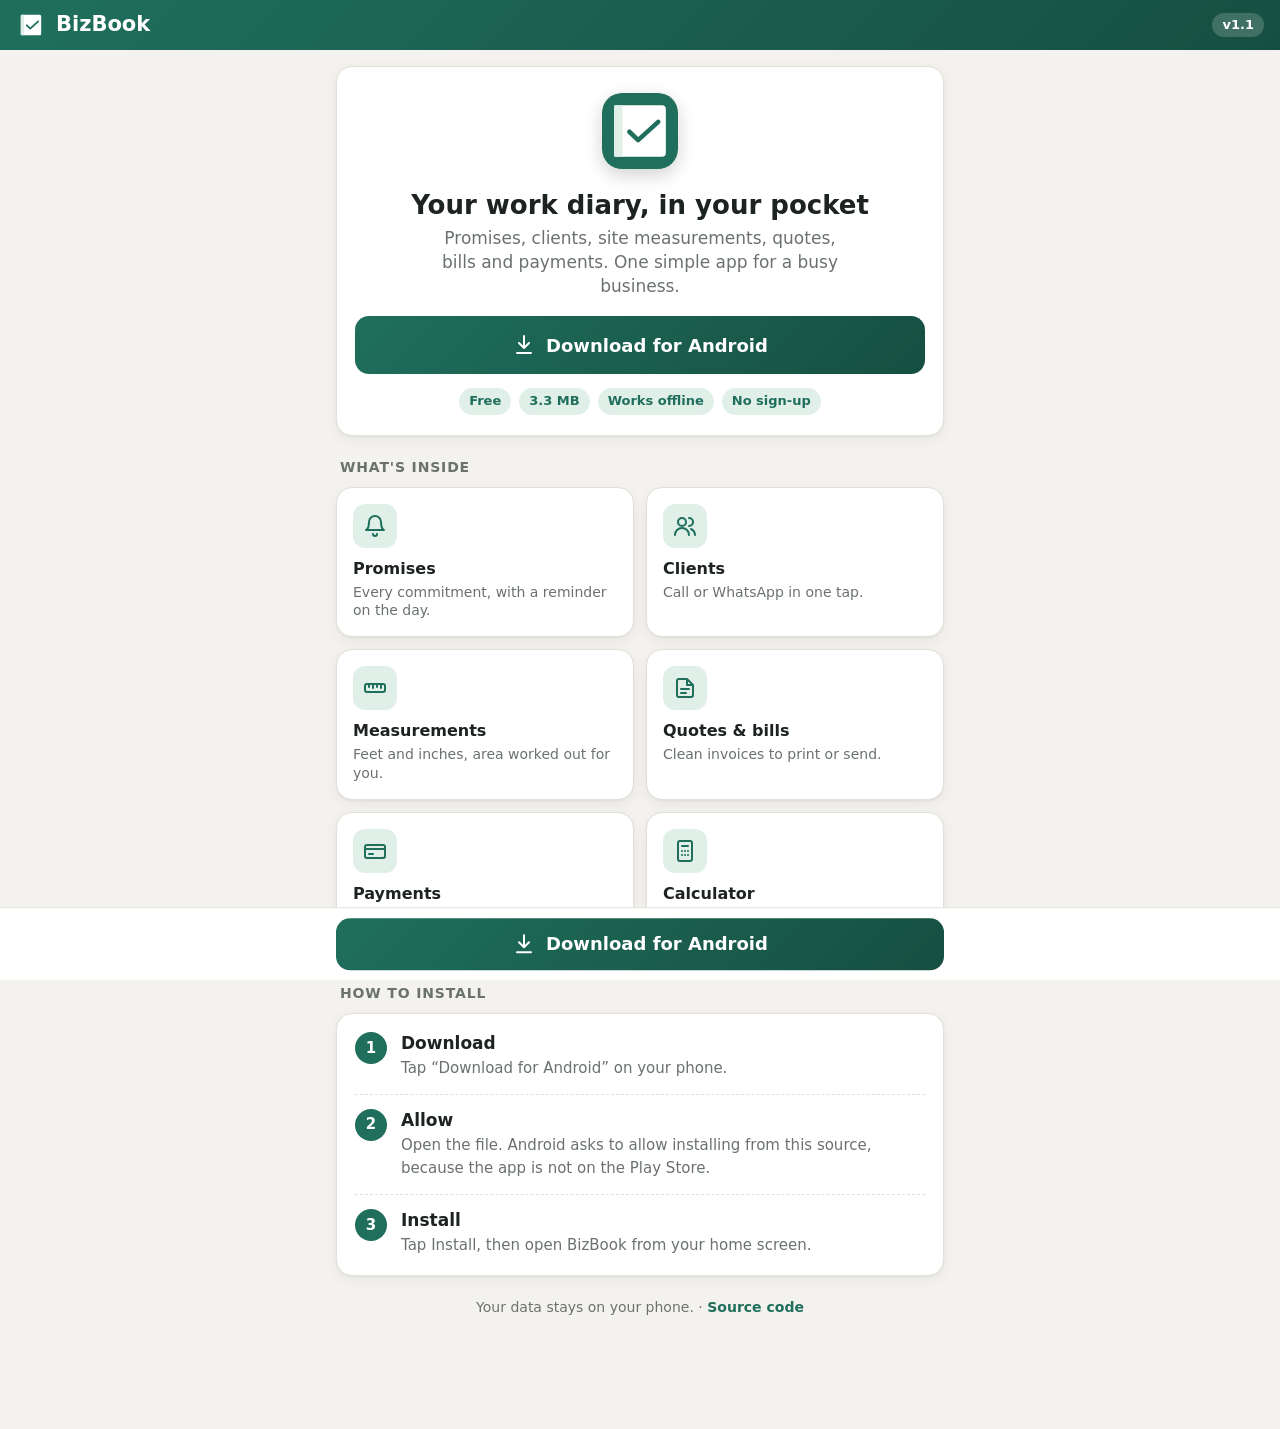
<file: index.html>
<!doctype html>
<html lang="en">
<head>
  <meta charset="utf-8">
  <meta name="viewport" content="width=device-width, initial-scale=1, viewport-fit=cover">
  <title>BizBook — Download for Android</title>
  <meta name="description" content="BizBook for Android: promises with reminders, clients, site measurements, quotes, bills and payments in one simple app. Free, works offline.">
  <meta name="theme-color" content="#1f6f5c">
  <link rel="icon" href="app/icons/icon.svg" type="image/svg+xml">
  <style>
    :root {
      --bg: #f4f2ee; --card: #ffffff; --ink: #1d2320; --muted: #6b726e; --line: #e3e0d9;
      --brand: #1f6f5c; --brand-2: #164f41; --brand-ink: #ffffff; --brand-soft: #e1efe9;
      --radius: 16px; --shadow: 0 1px 2px rgba(0,0,0,.05), 0 4px 14px rgba(0,0,0,.05);
      --spot: 31,111,92; --ease: cubic-bezier(.22,1,.36,1); color-scheme: light;
    }
    @media (prefers-color-scheme: dark) {
      :root {
        --bg: #121514; --card: #1c201e; --ink: #eef1ef; --muted: #9aa39e; --line: #2c322f;
        --brand: #3fae8f; --brand-2: #0e2e26; --brand-ink: #08130f; --brand-soft: #1b322b;
        --shadow: none; --spot: 63,174,143; color-scheme: dark;
      }
    }
    * { box-sizing: border-box; -webkit-tap-highlight-color: transparent; }
    html, body { margin: 0; }
    body { background: var(--bg); color: var(--ink); font: 17px/1.4 system-ui, -apple-system, "Segoe UI", Roboto, sans-serif; padding-bottom: calc(96px + env(safe-area-inset-bottom)); }
    @media (prefers-reduced-motion: reduce) { *, *::before, *::after { animation-duration: .001ms !important; transition-duration: .001ms !important; } }
    svg { width: 24px; height: 24px; fill: none; stroke: currentColor; stroke-width: 2; stroke-linecap: round; stroke-linejoin: round; flex: none; }
    a { color: inherit; }

    .topbar { position: sticky; top: 0; z-index: 10; display: flex; align-items: center; gap: 10px;
      padding: calc(10px + env(safe-area-inset-top)) 16px 10px; background: linear-gradient(135deg, var(--brand), var(--brand-2)); color: var(--brand-ink); }
    .topbar img { width: 30px; height: 30px; border-radius: 8px; }
    .topbar h1 { flex: 1; margin: 0; font-size: 21px; font-weight: 700; }
    .topbar span { font-size: 13px; font-weight: 600; padding: 3px 10px; border-radius: 99px; background: rgba(255,255,255,.18); }

    main { max-width: 640px; margin: 0 auto; padding: 16px; }
    main > * { animation: rise .5s var(--ease) both; animation-delay: calc(var(--i, 0) * 60ms); }
    @keyframes rise { from { opacity: 0; transform: translateY(14px); } to { opacity: 1; transform: none; } }

    .card { position: relative; overflow: hidden; background: var(--card); border: 1px solid var(--line); border-radius: var(--radius); padding: 18px; margin-bottom: 14px; box-shadow: var(--shadow); }
    .card::after { content: ""; position: absolute; inset: 0; pointer-events: none; opacity: 0; transition: opacity .25s;
      background: radial-gradient(260px circle at var(--mx, 50%) var(--my, 50%), rgba(var(--spot), .10), transparent 70%); }
    .card:hover::after { opacity: 1; }

    .hero { text-align: center; padding: 26px 18px 20px; }
    .hero img { width: 76px; height: 76px; border-radius: 20px; box-shadow: 0 6px 18px rgba(0,0,0,.18); }
    .hero h2 { margin: 14px 0 6px; font-size: 26px; line-height: 1.2; }
    .hero p { margin: 0 auto 18px; max-width: 420px; color: var(--muted); }
    .btn { position: relative; z-index: 1; display: flex; align-items: center; justify-content: center; gap: 10px; width: 100%; min-height: 58px; padding: 0 18px;
      border: 0; border-radius: 14px; background: linear-gradient(135deg, var(--brand), var(--brand-2)); color: var(--brand-ink);
      font-size: 18px; font-weight: 700; text-decoration: none; cursor: pointer; transition: transform .15s var(--ease); }
    .btn:active { transform: scale(.97); }
    .meta { display: flex; flex-wrap: wrap; justify-content: center; gap: 8px; margin-top: 14px; }
    .badge { font-size: 13px; font-weight: 600; padding: 4px 10px; border-radius: 99px; background: var(--brand-soft); color: var(--brand); }

    h3 { margin: 22px 4px 10px; font-size: 14px; font-weight: 700; letter-spacing: .06em; text-transform: uppercase; color: var(--muted); }
    .grid { display: grid; grid-template-columns: 1fr 1fr; gap: 12px; margin-bottom: 14px; }
    .grid .card { margin: 0; padding: 16px; }
    .ico { display: grid; place-items: center; width: 44px; height: 44px; border-radius: 12px; background: var(--brand-soft); color: var(--brand); margin-bottom: 10px; }
    .grid b { display: block; font-size: 16px; }
    .grid small { display: block; margin-top: 2px; color: var(--muted); font-size: 14px; line-height: 1.35; }

    .steps { padding: 4px 18px; }
    .step { display: flex; gap: 14px; align-items: flex-start; padding: 14px 0; }
    .step + .step { border-top: 1px dashed var(--line); }
    .step i { flex: none; display: grid; place-items: center; width: 32px; height: 32px; border-radius: 50%; background: var(--brand); color: var(--brand-ink); font-style: normal; font-weight: 800; font-size: 15px; }
    .step b { display: block; }
    .step span { color: var(--muted); font-size: 15px; }

    footer { text-align: center; color: var(--muted); font-size: 14px; padding: 8px 16px 0; }
    footer a { color: var(--brand); font-weight: 600; text-decoration: none; }

    .dock { position: fixed; left: 0; right: 0; bottom: 0; z-index: 10; background: var(--card); border-top: 1px solid var(--line);
      padding: 10px 16px calc(10px + env(safe-area-inset-bottom)); transform: translateY(110%); transition: transform .3s var(--ease); }
    .dock.show { transform: none; }
    .dock .btn { max-width: 608px; margin: 0 auto; min-height: 52px; }
  </style>
</head>
<body>
  <header class="topbar">
    <img src="app/icons/icon.svg" alt="">
    <h1>BizBook</h1>
    <span>v1.1</span>
  </header>

  <main>
    <section class="card hero" style="--i:0">
      <img src="app/icons/icon.svg" alt="BizBook icon">
      <h2>Your work diary, in your pocket</h2>
      <p>Promises, clients, site measurements, quotes, bills and payments. One simple app for a busy business.</p>
      <a class="btn" id="dl" href="https://github.com/Ibsuhaib/bizbook-apk/releases/download/v1.1.0/BizBook.apk">
        <svg viewBox="0 0 24 24"><path d="M12 3v12M7 10l5 5 5-5M5 20h14"/></svg>
        Download for Android
      </a>
      <div class="meta"><span class="badge">Free</span><span class="badge">3.3 MB</span><span class="badge">Works offline</span><span class="badge">No sign-up</span></div>
    </section>

    <h3 style="--i:1">What's inside</h3>
    <div class="grid" style="--i:2">
      <div class="card"><div class="ico"><svg viewBox="0 0 24 24"><path d="M6 8a6 6 0 0 1 12 0c0 7 3 8 3 8H3s3-1 3-8M10 20a2 2 0 0 0 4 0"/></svg></div><b>Promises</b><small>Every commitment, with a reminder on the day.</small></div>
      <div class="card"><div class="ico"><svg viewBox="0 0 24 24"><circle cx="9" cy="8" r="4"/><path d="M2 21a7 7 0 0 1 14 0M16 4a4 4 0 0 1 0 8M22 21a7 7 0 0 0-4-6"/></svg></div><b>Clients</b><small>Call or WhatsApp in one tap.</small></div>
      <div class="card"><div class="ico"><svg viewBox="0 0 24 24"><rect x="2" y="8" width="20" height="8" rx="2"/><path d="M6 8v3M10 8v4M14 8v3M18 8v4"/></svg></div><b>Measurements</b><small>Feet and inches, area worked out for you.</small></div>
      <div class="card"><div class="ico"><svg viewBox="0 0 24 24"><path d="M14 3H6a2 2 0 0 0-2 2v14a2 2 0 0 0 2 2h12a2 2 0 0 0 2-2V9zM14 3v6h6M8 13h8M8 17h5"/></svg></div><b>Quotes &amp; bills</b><small>Clean invoices to print or send.</small></div>
      <div class="card"><div class="ico"><svg viewBox="0 0 24 24"><rect x="2" y="6" width="20" height="13" rx="2"/><path d="M2 10h20M6 15h4"/></svg></div><b>Payments</b><small>Advance, part payments and balance due.</small></div>
      <div class="card"><div class="ico"><svg viewBox="0 0 24 24"><rect x="5" y="2" width="14" height="20" rx="2"/><path d="M9 7h6M9 12h.01M12 12h.01M15 12h.01M9 16h.01M12 16h.01M15 16h.01"/></svg></div><b>Calculator</b><small>Always one tap away, with area and circle.</small></div>
    </div>

    <h3 style="--i:3">How to install</h3>
    <section class="card steps" style="--i:4">
      <div class="step"><i>1</i><div><b>Download</b><span>Tap “Download for Android” on your phone.</span></div></div>
      <div class="step"><i>2</i><div><b>Allow</b><span>Open the file. Android asks to allow installing from this source, because the app is not on the Play Store.</span></div></div>
      <div class="step"><i>3</i><div><b>Install</b><span>Tap Install, then open BizBook from your home screen.</span></div></div>
    </section>

    <footer style="--i:5">Your data stays on your phone. · <a href="https://github.com/Ibsuhaib/bizbook-apk">Source code</a></footer>
  </main>

  <div class="dock" id="dock">
    <a class="btn" href="https://github.com/Ibsuhaib/bizbook-apk/releases/download/v1.1.0/BizBook.apk">
      <svg viewBox="0 0 24 24"><path d="M12 3v12M7 10l5 5 5-5M5 20h14"/></svg>
      Download for Android
    </a>
  </div>

  <script>
    // Spotlight follows the pointer over cards, as in the app.
    document.addEventListener('pointermove', (e) => {
      const c = e.target.closest && e.target.closest('.card');
      if (!c) return;
      const r = c.getBoundingClientRect();
      c.style.setProperty('--mx', (e.clientX - r.left) + 'px');
      c.style.setProperty('--my', (e.clientY - r.top) + 'px');
    });
    // Bottom download bar appears once the main button scrolls away.
    if ('IntersectionObserver' in window) {
      new IntersectionObserver(([en]) => document.getElementById('dock').classList.toggle('show', !en.isIntersecting))
        .observe(document.getElementById('dl'));
    }
    // This address used to host the web app: remove its old offline copy.
    if ('serviceWorker' in navigator) {
      navigator.serviceWorker.getRegistrations().then((rs) => rs.forEach((r) => { if (new URL(r.scope).pathname === '/') r.unregister(); })).catch(() => {});
    }
  </script>
</body>
</html>
</file>
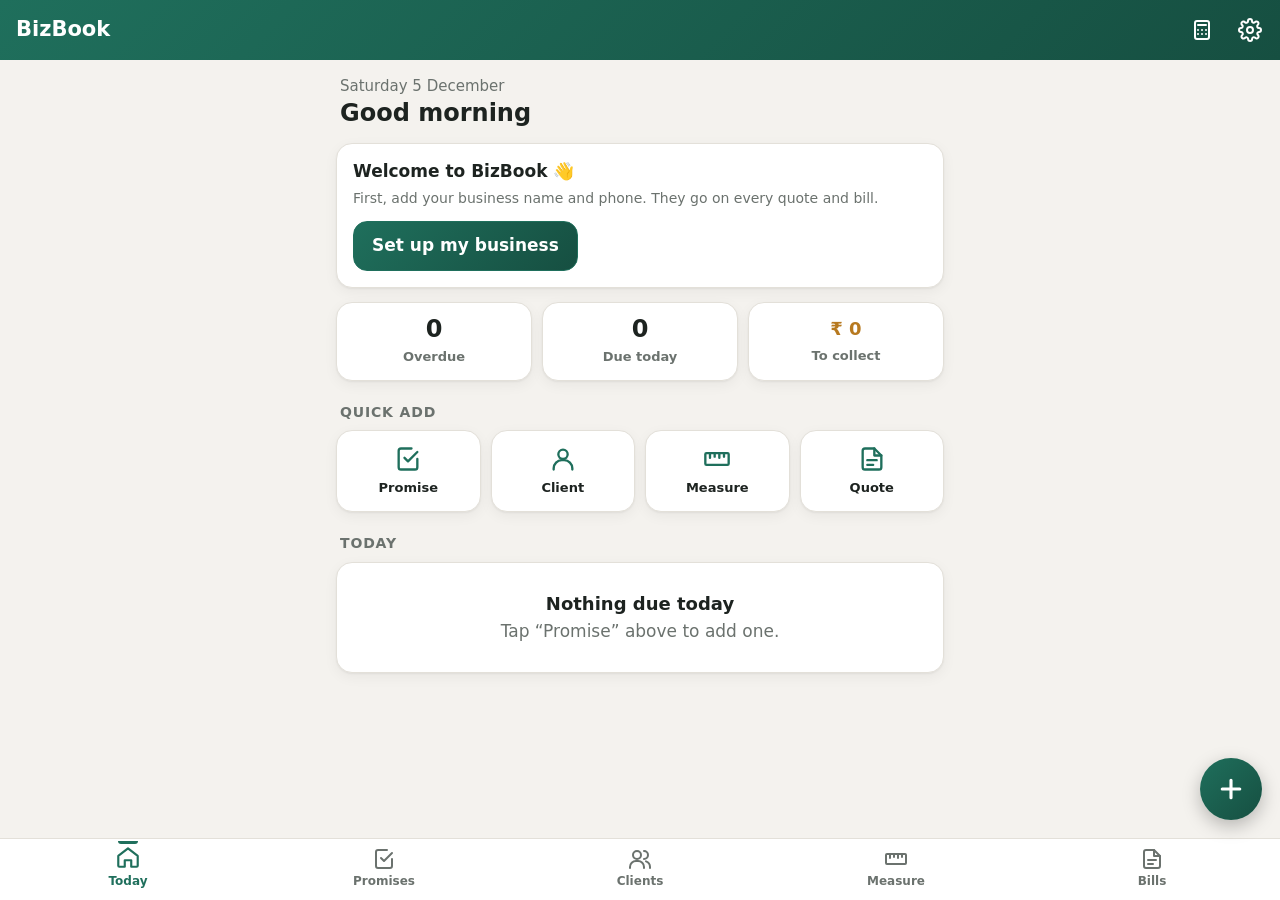
<file: app/index.html>
<!doctype html>
<html lang="en">
<head>
  <meta charset="utf-8">
  <meta name="viewport" content="width=device-width, initial-scale=1, viewport-fit=cover">
  <title>BizBook</title>
  <meta name="description" content="Promises, clients, measurements, quotes and bills in one simple app.">
  <meta name="theme-color" content="#1f6f5c">
  <link rel="manifest" href="manifest.webmanifest">
  <link rel="icon" href="icons/icon.svg" type="image/svg+xml">
  <link rel="apple-touch-icon" href="icons/icon-192.png">
  <meta name="apple-mobile-web-app-capable" content="yes">
  <meta name="apple-mobile-web-app-title" content="BizBook">
  <link rel="stylesheet" href="styles.css">
</head>
<body>
  <header class="topbar no-print">
    <button class="icon-btn" id="backBtn" data-act="back" aria-label="Back" hidden>
      <svg viewBox="0 0 24 24"><path d="M15 5l-7 7 7 7"/></svg>
    </button>
    <h1 id="title">Today</h1>
    <a class="icon-btn" href="#/calc" aria-label="Calculator">
      <svg viewBox="0 0 24 24"><rect x="5" y="3" width="14" height="18" rx="2"/><path d="M8 7h8M8 12h.01M12 12h.01M16 12h.01M8 16h.01M12 16h.01M16 16h.01"/></svg>
    </a>
    <a class="icon-btn" href="#/settings" aria-label="Settings">
      <svg viewBox="0 0 24 24"><circle cx="12" cy="12" r="3"/><path d="M19.4 15a1.7 1.7 0 0 0 .3 1.8l.1.1a2 2 0 1 1-2.8 2.8l-.1-.1a1.7 1.7 0 0 0-1.8-.3 1.7 1.7 0 0 0-1 1.5V21a2 2 0 1 1-4 0v-.1a1.7 1.7 0 0 0-1.1-1.5 1.7 1.7 0 0 0-1.8.3l-.1.1a2 2 0 1 1-2.8-2.8l.1-.1a1.7 1.7 0 0 0 .3-1.8 1.7 1.7 0 0 0-1.5-1H3a2 2 0 1 1 0-4h.1a1.7 1.7 0 0 0 1.5-1.1 1.7 1.7 0 0 0-.3-1.8l-.1-.1a2 2 0 1 1 2.8-2.8l.1.1a1.7 1.7 0 0 0 1.8.3H9a1.7 1.7 0 0 0 1-1.5V3a2 2 0 1 1 4 0v.1a1.7 1.7 0 0 0 1 1.5 1.7 1.7 0 0 0 1.8-.3l.1-.1a2 2 0 1 1 2.8 2.8l-.1.1a1.7 1.7 0 0 0-.3 1.8V9a1.7 1.7 0 0 0 1.5 1H21a2 2 0 1 1 0 4h-.1a1.7 1.7 0 0 0-1.5 1z"/></svg>
    </a>
  </header>

  <main id="view"></main>

  <button class="fab no-print" id="fab" data-act="fab" aria-label="Add new">
    <svg viewBox="0 0 24 24"><path d="M12 5v14M5 12h14"/></svg>
  </button>

  <nav class="tabbar no-print">
    <a href="#/today" data-tab="today">
      <svg viewBox="0 0 24 24"><path d="M3 11l9-7 9 7v9a1 1 0 0 1-1 1h-5v-6H9v6H4a1 1 0 0 1-1-1z"/></svg><span>Today</span></a>
    <a href="#/promises" data-tab="promises">
      <svg viewBox="0 0 24 24"><path d="M9 11l3 3 8-8"/><path d="M20 12v7a2 2 0 0 1-2 2H6a2 2 0 0 1-2-2V5a2 2 0 0 1 2-2h9"/></svg><span>Promises</span></a>
    <a href="#/clients" data-tab="clients">
      <svg viewBox="0 0 24 24"><circle cx="9" cy="8" r="4"/><path d="M2 21v-1a6 6 0 0 1 6-6h2a6 6 0 0 1 6 6v1M16 4a4 4 0 0 1 0 8M22 21v-1a6 6 0 0 0-4-5.6"/></svg><span>Clients</span></a>
    <a href="#/measures" data-tab="measures">
      <svg viewBox="0 0 24 24"><rect x="2" y="7" width="20" height="10" rx="1"/><path d="M6 7v4M10 7v3M14 7v4M18 7v3"/></svg><span>Measure</span></a>
    <a href="#/docs" data-tab="docs">
      <svg viewBox="0 0 24 24"><path d="M14 3H6a2 2 0 0 0-2 2v14a2 2 0 0 0 2 2h12a2 2 0 0 0 2-2V9z"/><path d="M14 3v6h6M8 13h8M8 17h5"/></svg><span>Bills</span></a>
  </nav>

  <div class="sheet-backdrop" id="sheetBackdrop" data-act="closeSheet" hidden></div>
  <div class="sheet" id="sheet" role="dialog" aria-modal="true" hidden></div>
  <div class="toast" id="toast" hidden></div>

  <script src="app.js"></script>
</body>
</html>
</file>
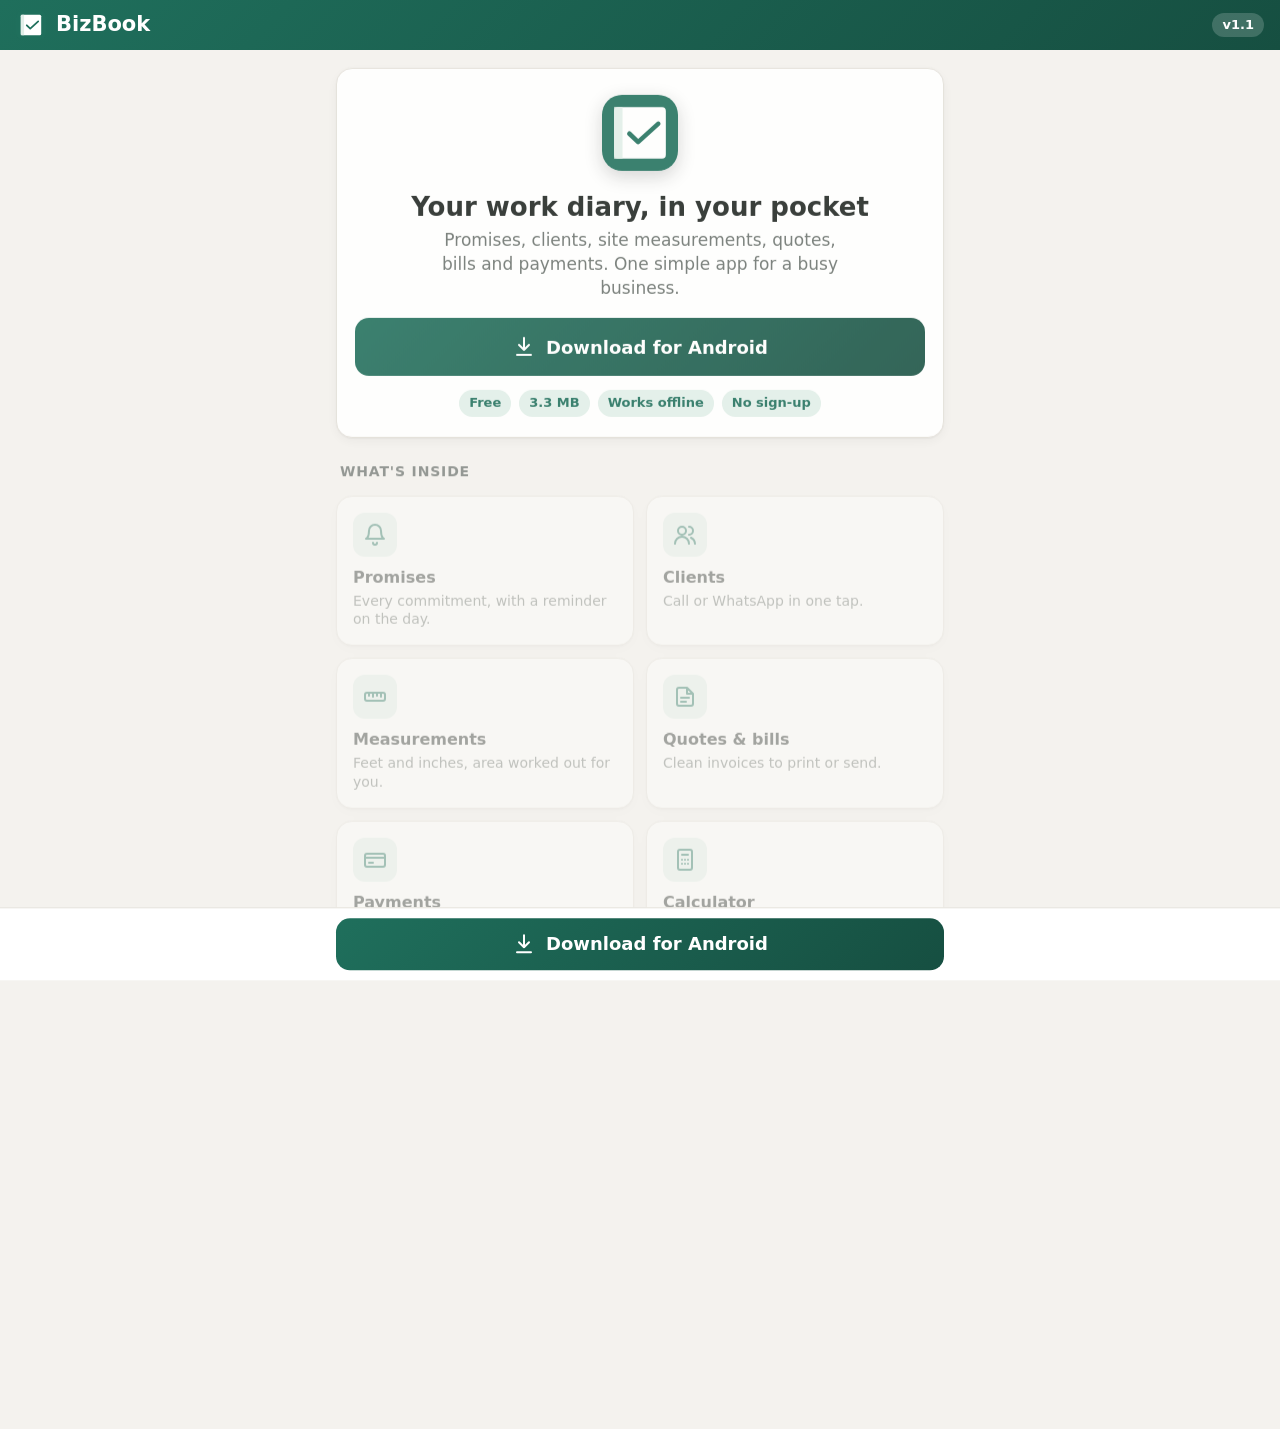
<file: download.html>
<!doctype html>
<meta charset="utf-8">
<title>BizBook — Download for Android</title>
<meta http-equiv="refresh" content="0; url=./">
<link rel="canonical" href="./">
<a href="./">Download BizBook</a>
</file>
<file: app/styles.css>
:root {
  --bg: #f4f2ee;
  --card: #ffffff;
  --ink: #1d2320;
  --muted: #6b726e;
  --line: #e3e0d9;
  --brand: #1f6f5c;
  --brand-ink: #ffffff;
  --brand-soft: #e1efe9;
  --warn: #c0392b;
  --warn-soft: #fbe6e3;
  --amber: #b7791f;
  --amber-soft: #fbf0dc;
  --ok: #2e7d4f;
  --radius: 16px;
  --shadow: 0 1px 2px rgba(0,0,0,.05), 0 4px 14px rgba(0,0,0,.05);
  --brand-2: #164f41;
  --spot: 31,111,92;
  --ease: cubic-bezier(.22,1,.36,1);
  color-scheme: light;
}
@media (prefers-color-scheme: dark) {
  :root {
    --bg: #121514;
    --card: #1c201e;
    --ink: #eef1ef;
    --muted: #9aa39e;
    --line: #2c322f;
    --brand: #3fae8f;
    --brand-ink: #08130f;
    --brand-soft: #1b322b;
    --warn: #ff7b6b;
    --warn-soft: #3a1f1c;
    --amber: #f0b45a;
    --amber-soft: #352a17;
    --ok: #5cc98a;
    --shadow: none;
    --brand-2: #0e2e26;
    --spot: 63,174,143;
    color-scheme: dark;
  }
}

* { box-sizing: border-box; -webkit-tap-highlight-color: transparent; }
[hidden] { display: none !important; }
html, body { margin: 0; }
body {
  background: var(--bg);
  color: var(--ink);
  font: 17px/1.4 system-ui, -apple-system, "Segoe UI", Roboto, sans-serif;
  padding-bottom: calc(84px + env(safe-area-inset-bottom));
}
@media (prefers-reduced-motion: reduce) {
  *, *::before, *::after { animation-duration: .001ms !important; animation-iteration-count: 1 !important; transition-duration: .001ms !important; scroll-behavior: auto !important; }
}
svg { width: 24px; height: 24px; fill: none; stroke: currentColor; stroke-width: 2; stroke-linecap: round; stroke-linejoin: round; }
a { color: inherit; }
button, input, select, textarea { font: inherit; color: inherit; }
button { touch-action: manipulation; }

/* Top bar */
.topbar {
  position: sticky; top: 0; z-index: 10;
  display: flex; align-items: center; gap: 4px;
  padding: calc(8px + env(safe-area-inset-top)) 8px 8px 16px;
  background: linear-gradient(135deg, var(--brand), var(--brand-2)); color: var(--brand-ink);
}
.topbar h1 { flex: 1; margin: 0; font-size: 21px; font-weight: 700; white-space: nowrap; overflow: hidden; text-overflow: ellipsis; }
.icon-btn {
  position: relative; overflow: hidden;
  display: grid; place-items: center; width: 44px; height: 44px;
  border: 0; border-radius: 12px; background: transparent; color: inherit; cursor: pointer; text-decoration: none;
  transition: transform .15s var(--ease), background .15s;
}
.icon-btn:active { background: rgba(255,255,255,.18); transform: scale(.88); }
#backBtn { margin-left: -10px; }

main { max-width: 640px; margin: 0 auto; padding: 16px; }
#view { display: block; }
#view.enter { animation: viewFwd .32s var(--ease); }
#view.enter-back { animation: viewBack .32s var(--ease); }
@keyframes viewFwd { from { opacity: 0; transform: translateX(14px); } to { opacity: 1; transform: translateX(0); } }
@keyframes viewBack { from { opacity: 0; transform: translateX(-14px); } to { opacity: 1; transform: translateX(0); } }

/* Bottom tabs */
.tabbar {
  position: fixed; left: 0; right: 0; bottom: 0; z-index: 10;
  display: grid; grid-template-columns: repeat(5, 1fr);
  background: var(--card); border-top: 1px solid var(--line);
  padding-bottom: env(safe-area-inset-bottom);
}
.tabbar a {
  position: relative;
  display: flex; flex-direction: column; align-items: center; gap: 2px;
  padding: 8px 0 10px; font-size: 12px; font-weight: 600; color: var(--muted); text-decoration: none;
  transition: color .2s, transform .15s var(--ease);
}
.tabbar a:active { transform: scale(.92); }
.tabbar a svg { transition: transform .25s var(--ease); }
.tabbar a.active { color: var(--brand); }
.tabbar a.active svg { transform: translateY(-2px) scale(1.08); }
.tabbar a.active::before {
  content: ""; position: absolute; top: 2px; left: 50%; width: 20px; height: 3px; border-radius: 0 0 4px 4px;
  background: var(--brand); transform: translateX(-50%); animation: tabIn .25s var(--ease);
}
@keyframes tabIn { from { width: 0; opacity: 0; } to { width: 20px; opacity: 1; } }

.fab {
  position: fixed; right: 18px; bottom: calc(80px + env(safe-area-inset-bottom)); z-index: 11;
  width: 62px; height: 62px; border-radius: 50%; border: 0; overflow: hidden;
  background: linear-gradient(135deg, var(--brand), var(--brand-2)); color: var(--brand-ink);
  display: grid; place-items: center; box-shadow: 0 6px 18px rgba(0,0,0,.25); cursor: pointer;
  transition: transform .18s var(--ease), box-shadow .18s;
  animation: fabIn .3s var(--ease);
}
.fab:active { transform: scale(.9); }
.fab svg { width: 30px; height: 30px; stroke-width: 2.5; transition: transform .2s var(--ease); }
.fab:active svg { transform: rotate(90deg); }
.fab[hidden] { display: none; }
@keyframes fabIn { from { transform: scale(0) rotate(-40deg); opacity: 0; } to { transform: scale(1) rotate(0); opacity: 1; } }
.fab.alert::after {
  content: ""; position: absolute; inset: 0; border-radius: 50%; border: 2px solid var(--warn); pointer-events: none;
  animation: ring 1.8s var(--ease) infinite;
}
@keyframes ring { 0% { transform: scale(1); opacity: .7; } 100% { transform: scale(1.55); opacity: 0; } }

/* Tap spark (react-bits "Click Spark" style burst) */
.spark-layer { position: fixed; inset: 0; pointer-events: none; z-index: 60; }
.spark {
  position: absolute; width: 5px; height: 5px; margin: -2.5px 0 0 -2.5px; border-radius: 1px;
  background: var(--spk, var(--brand)); transform-origin: center;
  animation: spark-fly .45s var(--ease) forwards;
}
@keyframes spark-fly {
  from { transform: rotate(var(--rot)) translateX(0) scale(1); opacity: 1; }
  to { transform: rotate(var(--rot)) translateX(var(--dist)) scale(.3); opacity: 0; }
}

/* Spotlight glow (react-bits "Spotlight Card" style), lit from the tap point */
.card, .stat, .quick button {
  position: relative; isolation: isolate;
}
.card::after, .stat::after, .quick button::after {
  content: ""; position: absolute; inset: 0; border-radius: inherit; z-index: 0; pointer-events: none;
  background: radial-gradient(160px circle at var(--mx,50%) var(--my,50%), rgba(var(--spot),.16), transparent 70%);
  opacity: 0; transition: opacity .5s ease;
}
.card.lit::after, .stat.lit::after, .quick button.lit::after { opacity: 1; transition: opacity .05s ease; }
.card > *, .stat > *, .quick button > * { position: relative; z-index: 1; }

/* Cards & lists */
.card { background: var(--card); border-radius: var(--radius); box-shadow: var(--shadow); border: 1px solid var(--line); padding: 16px; margin-bottom: 14px; transition: transform .15s var(--ease), box-shadow .15s; }
.card.flush { padding: 0; overflow: hidden; }
h2.sec { font-size: 14px; text-transform: uppercase; letter-spacing: .06em; color: var(--muted); margin: 22px 4px 8px; display: flex; justify-content: space-between; align-items: center; }
h2.sec:first-child { margin-top: 4px; }
h2.sec .link { text-transform: none; letter-spacing: 0; color: var(--brand); font-size: 15px; font-weight: 600; background: none; border: 0; cursor: pointer; padding: 4px; }
.sec.red { color: var(--warn); }

.item {
  position: relative;
  display: flex; align-items: center; gap: 12px; padding: 14px 16px;
  border-bottom: 1px solid var(--line); text-decoration: none; min-height: 64px;
  transition: background .15s;
}
.item:active { background: rgba(var(--spot),.06); }
.item:last-child { border-bottom: 0; }
.item .grow { flex: 1; min-width: 0; cursor: pointer; }
.item .t { font-weight: 600; overflow-wrap: anywhere; }
.item .s { color: var(--muted); font-size: 15px; margin-top: 2px; }
.item .r { text-align: right; font-weight: 700; white-space: nowrap; }
.item .r small { display: block; font-weight: 500; font-size: 13px; }
.item.done .t { text-decoration: line-through; color: var(--muted); }
.item.late .s { color: var(--warn); font-weight: 600; }

.check {
  flex: none; width: 34px; height: 34px; border-radius: 50%;
  border: 2.5px solid var(--brand); background: transparent; display: grid; place-items: center; cursor: pointer; padding: 0;
  transition: transform .2s var(--ease), background .2s;
}
.check:active { transform: scale(.82); }
.check svg { width: 20px; height: 20px; stroke-width: 3; opacity: 0; color: var(--brand-ink); stroke-dasharray: 20; stroke-dashoffset: 20; }
.item.done .check { background: var(--brand); animation: checkPop .32s var(--ease); }
.item.done .check svg { opacity: 1; animation: checkDraw .32s .05s var(--ease) forwards; }
.item.late .check { border-color: var(--warn); }
@keyframes checkPop { 0% { transform: scale(.7); } 55% { transform: scale(1.18); } 100% { transform: scale(1); } }
@keyframes checkDraw { to { stroke-dashoffset: 0; } }

.avatar { flex: none; width: 44px; height: 44px; border-radius: 50%; background: var(--brand-soft); color: var(--brand); display: grid; place-items: center; font-weight: 800; font-size: 18px; }

.badge { display: inline-block; padding: 2px 10px; border-radius: 99px; font-size: 13px; font-weight: 700; background: var(--brand-soft); color: var(--brand); }
.badge.red { background: var(--warn-soft); color: var(--warn); }
.badge.amber { background: var(--amber-soft); color: var(--amber); }

.empty { text-align: center; color: var(--muted); padding: 28px 16px; }
.empty b { display: block; color: var(--ink); font-size: 18px; margin-bottom: 4px; }

/* Entrance stagger: cards/items/stats fade+rise in, offset by --i set per element */
.card, .item, .stat, .quick button {
  animation: riseIn .38s var(--ease) backwards;
  animation-delay: calc(var(--i, 0) * 35ms);
}
@keyframes riseIn { from { opacity: 0; transform: translateY(8px); } to { opacity: 1; transform: translateY(0); } }

/* Today */
.hello { font-size: 15px; color: var(--muted); margin: 0 4px 12px; }
.hello b { display: block; color: var(--ink); font-size: 24px; }
.stats { display: grid; grid-template-columns: repeat(3, 1fr); gap: 10px; margin-bottom: 6px; }
.stat { background: var(--card); border: 1px solid var(--line); border-radius: var(--radius); padding: 12px; text-align: center; text-decoration: none; box-shadow: var(--shadow); transition: transform .15s var(--ease); }
.stat:active { transform: scale(.95); }
.stat b { display: block; font-size: 24px; line-height: 1.2; overflow-wrap: anywhere; }
.stat span { font-size: 13px; color: var(--muted); font-weight: 600; }
.stat.red b { color: var(--warn); }
.stat.amber b { font-size: 18px; padding: 3px 0; color: var(--amber); }
@supports ((-webkit-background-clip: text) or (background-clip: text)) {
  .stat.amber b {
    background-size: 200% auto;
    background-image: linear-gradient(100deg, var(--amber) 40%, #ffdca0 50%, var(--amber) 60%);
    -webkit-background-clip: text; background-clip: text; color: transparent;
    animation: shine 3.2s linear infinite;
  }
}
@keyframes shine { to { background-position: -200% center; } }
.quick { display: grid; grid-template-columns: repeat(4, 1fr); gap: 10px; }
.quick button {
  display: flex; flex-direction: column; align-items: center; gap: 6px;
  padding: 14px 4px; border: 1px solid var(--line); border-radius: var(--radius);
  background: var(--card); font-size: 13px; font-weight: 600; cursor: pointer; box-shadow: var(--shadow);
  transition: transform .15s var(--ease);
}
.quick button:active { transform: scale(.92); }
.quick svg { color: var(--brand); width: 28px; height: 28px; transition: transform .2s var(--ease); }
.quick button:active svg { transform: scale(1.15); }

/* Buttons & forms */
.btn {
  position: relative; overflow: hidden;
  display: inline-flex; align-items: center; justify-content: center; gap: 8px;
  min-height: 50px; padding: 0 18px; border-radius: 14px; border: 1px solid var(--line);
  background: var(--card); font-weight: 700; cursor: pointer; text-decoration: none;
  transition: transform .15s var(--ease), box-shadow .15s;
}
.btn:active { transform: scale(.96); }
.btn.primary { background: linear-gradient(135deg, var(--brand), var(--brand-2)); color: var(--brand-ink); border-color: var(--brand); }
.btn.danger { color: var(--warn); }
.btn.ghost { background: transparent; }
.btn.wa { background: #25d366; color: #06301a; border-color: #25d366; }
.btn svg { width: 20px; height: 20px; }
.row { display: flex; gap: 10px; flex-wrap: wrap; }
.row > * { flex: 1; }
.stack { display: grid; gap: 10px; }

label { display: block; font-size: 15px; font-weight: 600; color: var(--muted); margin-bottom: 14px; }
label > input, label > select, label > textarea { margin-top: 6px; }
input, select, textarea {
  width: 100%; min-height: 50px; padding: 10px 14px; border-radius: 12px;
  border: 1.5px solid var(--line); background: var(--bg); font-size: 18px; color: var(--ink);
}
textarea { min-height: 0; resize: vertical; }
input:focus, select:focus, textarea:focus { outline: none; border-color: var(--brand); }
.chips { display: flex; flex-wrap: wrap; gap: 8px; margin: -6px 0 14px; }
.chip { border: 1.5px solid var(--line); background: var(--card); border-radius: 99px; padding: 8px 14px; font-size: 15px; font-weight: 600; cursor: pointer; transition: transform .15s var(--ease), background .15s, color .15s, border-color .15s; }
.chip:active { transform: scale(.94); }
.chip.on { background: var(--brand); color: var(--brand-ink); border-color: var(--brand); animation: checkPop .25s var(--ease); }
.seg { display: flex; background: var(--line); border-radius: 12px; padding: 4px; gap: 4px; margin-bottom: 14px; }
.seg button { flex: 1; border: 0; background: transparent; padding: 10px; border-radius: 9px; font-weight: 700; color: var(--muted); cursor: pointer; transition: color .2s; }
.seg button.on { background: var(--card); color: var(--ink); box-shadow: var(--shadow); animation: segPop .22s var(--ease); }
@keyframes segPop { from { transform: scale(.94); opacity: .6; } to { transform: scale(1); opacity: 1; } }
.hint { font-size: 14px; color: var(--muted); margin: -4px 4px 12px; }
.search { margin-bottom: 14px; }

/* Bottom sheet */
.sheet-backdrop { position: fixed; inset: 0; background: rgba(0,0,0,.4); z-index: 20; animation: fadeIn .2s ease-out; }
.sheet {
  position: fixed; left: 0; right: 0; bottom: 0; z-index: 21;
  max-width: 640px; margin: 0 auto; max-height: 92vh; overflow-y: auto;
  background: var(--card); border-radius: 22px 22px 0 0;
  padding: 10px 18px calc(18px + env(safe-area-inset-bottom));
  animation: up .28s var(--ease);
}
.sheet::before { content: ""; display: block; width: 44px; height: 5px; border-radius: 3px; background: var(--line); margin: 0 auto 12px; }
.sheet h2 { margin: 0 0 16px; font-size: 22px; }
.sheet[hidden], .sheet-backdrop[hidden] { display: none; }
@keyframes fadeIn { from { opacity: 0; } }
@keyframes up { from { transform: translateY(100%); opacity: 0; } }
.menu-list button { width: 100%; justify-content: flex-start; margin-bottom: 10px; }
.menu-list svg { color: var(--brand); }

.toast {
  position: fixed; left: 50%; bottom: calc(150px + env(safe-area-inset-bottom)); transform: translateX(-50%);
  background: var(--ink); color: var(--bg); padding: 12px 20px; border-radius: 12px; font-weight: 600; z-index: 30;
  max-width: calc(100% - 32px);
  animation: toastPop .35s var(--ease);
}
.toast[hidden] { display: none; }
@keyframes toastPop { from { transform: translate(-50%, 14px); opacity: 0; } to { transform: translate(-50%, 0); opacity: 1; } }

/* Client header */
.client-head { display: flex; gap: 14px; align-items: center; margin-bottom: 14px; }
.client-head .avatar { width: 56px; height: 56px; font-size: 24px; }
.client-head h2 { margin: 0; font-size: 22px; }
.client-head p { margin: 2px 0 0; color: var(--muted); }

/* Measurement editor */
.room { padding: 12px; }
.room-head { display: flex; gap: 8px; align-items: center; margin-bottom: 8px; }
.room-head input { font-weight: 700; }
.mrow { display: grid; grid-template-columns: 1fr 1fr 64px 36px; gap: 6px; align-items: center; padding: 10px 0; border-top: 1px dashed var(--line); }
.mrow .name { grid-column: 1 / 4; }
.mrow input, .mrow select { min-height: 46px; padding: 8px 10px; font-size: 17px; }
.mrow .out { grid-column: 1 / 4; font-weight: 700; color: var(--brand); font-size: 15px; display: flex; justify-content: space-between; gap: 8px; }
.mrow .out select { width: auto; min-height: 36px; padding: 4px 8px; font-size: 14px; }
.mrow .x { border: 0; background: none; color: var(--muted); cursor: pointer; width: 36px; height: 46px; display: grid; place-items: center; padding: 0; }
.mrow .lbl { font-size: 12px; color: var(--muted); font-weight: 600; margin-bottom: -4px; }
.totals { display: grid; gap: 6px; }
.totals div { display: flex; justify-content: space-between; gap: 10px; }
.totals .big { font-size: 20px; font-weight: 800; border-top: 1px solid var(--line); padding-top: 8px; margin-top: 4px; }
.totals .bal { color: var(--warn); font-weight: 800; }

/* Quote editor */
.qrow { display: grid; grid-template-columns: 1fr 1fr 1fr 36px; gap: 6px; padding: 12px 0; border-top: 1px dashed var(--line); }
.qrow .desc { grid-column: 1 / 4; }
.qrow input { min-height: 46px; padding: 8px 10px; font-size: 17px; }
.qrow .amt { grid-column: 1 / 4; text-align: right; font-weight: 700; }
.qrow .x { border: 0; background: none; color: var(--muted); cursor: pointer; padding: 0; }
.mini { font-size: 12px; color: var(--muted); font-weight: 600; }
.inline { display: grid; grid-template-columns: 1fr 120px; gap: 10px; align-items: center; margin-bottom: 8px; }
.inline input { min-height: 44px; text-align: right; }

/* Calculator */
.calc-display { background: var(--card); border: 1px solid var(--line); border-radius: var(--radius); padding: 14px 16px; text-align: right; margin-bottom: 12px; min-height: 120px; display: flex; flex-direction: column; justify-content: flex-end; }
.calc-display .expr { font-size: 22px; color: var(--muted); overflow-wrap: anywhere; min-height: 30px; }
.calc-display .res { font-size: 44px; font-weight: 800; overflow-wrap: anywhere; line-height: 1.1; }
.keys { display: grid; grid-template-columns: repeat(4, 1fr); gap: 10px; }
.keys button { height: 66px; border-radius: 16px; border: 1px solid var(--line); background: var(--card); font-size: 26px; font-weight: 600; cursor: pointer; box-shadow: var(--shadow); }
.keys button.op { background: var(--brand-soft); color: var(--brand); font-weight: 800; }
.keys button.eq { background: var(--brand); color: var(--brand-ink); }
.keys button.fn { color: var(--warn); }
.keys button:active { transform: scale(.96); }

/* Printable document: one clean invoice layout */
.doc { --d-ink: #15191c; --d-mute: #6c7378; --d-hair: #e6e8ea; --d-acc: #1f6f5c;
  background: #fff; color: var(--d-ink); border-radius: 10px; padding: 26px 22px; box-shadow: var(--shadow);
  font: 13.5px/1.5 system-ui, -apple-system, "Segoe UI", Roboto, Helvetica, Arial, sans-serif; font-variant-numeric: tabular-nums; }
.doc .lb { font-size: 10.5px; font-weight: 600; letter-spacing: .09em; text-transform: uppercase; color: var(--d-mute); margin-bottom: 4px; }
.doc .ct { color: var(--d-mute); font-size: 12.5px; overflow-wrap: anywhere; }
.inv-head { display: flex; justify-content: space-between; gap: 18px; padding-bottom: 18px; border-bottom: 1px solid var(--d-ink); }
.inv-biz { min-width: 0; }
.inv-biz .nm { font-size: 21px; font-weight: 700; letter-spacing: -.01em; line-height: 1.2; overflow-wrap: anywhere; }
.inv-biz .tg { font-size: 12.5px; font-weight: 500; margin-top: 2px; }
.inv-biz .ct { margin-top: 8px; }
.inv-meta { text-align: right; flex: none; }
.inv-meta .kind { font-size: 11px; font-weight: 700; letter-spacing: .16em; text-transform: uppercase; color: var(--d-acc); margin-bottom: 8px; }
.inv-meta .kv { display: flex; justify-content: flex-end; gap: 8px; font-size: 12.5px; white-space: nowrap; }
.inv-meta .kv span { color: var(--d-mute); }
.inv-meta .kv b { font-weight: 600; }
.doc .pill { display: inline-block; margin-top: 8px; padding: 2px 9px; border-radius: 99px; font-size: 10.5px; font-weight: 700; letter-spacing: .06em; text-transform: uppercase; border: 1px solid currentColor; color: var(--d-mute); }
.doc .pill.paid { color: var(--d-acc); }
.doc .pill.part { color: #a56a00; }
.inv-parties { display: flex; justify-content: space-between; gap: 18px; padding: 18px 0 6px; }
.inv-parties .cn { font-size: 16px; font-weight: 700; line-height: 1.25; overflow-wrap: anywhere; }
.inv-parties .ct { margin-top: 2px; }
.inv-parties .pt { text-align: right; flex: none; max-width: 48%; }
.inv-parties .pn { font-size: 15px; font-weight: 700; overflow-wrap: anywhere; }
.doc table { width: 100%; border-collapse: collapse; margin: 16px 0 0; }
.doc th { font-size: 10.5px; font-weight: 600; letter-spacing: .09em; text-transform: uppercase; color: var(--d-mute); text-align: left; padding: 8px 6px; border-top: 1px solid var(--d-hair); border-bottom: 1px solid var(--d-ink); background: none; }
.doc td { padding: 10px 6px; border-bottom: 1px solid var(--d-hair); vertical-align: top; text-align: left; }
.doc th:first-child, .doc td:first-child { padding-left: 0; }
.doc th:last-child, .doc td:last-child { padding-right: 0; }
.doc .sr { width: 22px; color: var(--d-mute); }
.doc td.ds { overflow-wrap: anywhere; }
.doc .num { text-align: right; white-space: nowrap; }
.doc td.num i { font-style: normal; color: var(--d-mute); font-size: 12px; }
.doc td.num:last-child { font-weight: 600; }
.doc .sum { margin: 14px 0 0 auto; width: min(100%, 300px); }
.doc .sum > div { display: flex; justify-content: space-between; align-items: baseline; gap: 14px; padding: 4px 0; }
.doc .sum > div > span:last-child { white-space: nowrap; }
.doc .sum small { display: block; color: var(--d-mute); font-size: 11.5px; line-height: 1.3; }
.doc .sum .tot { font-size: 16px; font-weight: 700; border-top: 1px solid var(--d-ink); margin-top: 6px; padding-top: 9px; }
.doc .sum .pd { color: var(--d-mute); }
.doc .sum .pd > span:first-child { color: var(--d-ink); }
.doc .sum .due { margin-top: 8px; padding: 10px 12px; border-radius: 8px; background: #f3f5f4; font-size: 15px; font-weight: 700; }
.doc .sum .due.ok { color: var(--d-acc); background: #eaf4f0; }
.inv-foot { display: flex; justify-content: space-between; align-items: flex-end; gap: 24px; margin-top: 30px; padding-top: 16px; border-top: 1px solid var(--d-hair); }
.inv-foot .nt { font-size: 12.5px; color: #3c4246; min-width: 0; overflow-wrap: anywhere; }
.inv-foot .sg { flex: none; min-width: 140px; text-align: center; font-size: 12.5px; }
.inv-foot .sg .ln { border-bottom: 1px solid var(--d-ink); height: 44px; margin-bottom: 6px; }
.inv-foot .sg b { display: block; font-weight: 600; }
.inv-foot .sg span { color: var(--d-mute); font-size: 11px; }
.doc-actions { margin-top: 14px; }

@media print {
  body { background: #fff; padding: 0; }
  .no-print, .doc-actions { display: none !important; }
  main { padding: 0; max-width: none; }
  .doc { box-shadow: none; padding: 0; }
}

/* Payments on a bill */
.pay-head { display: flex; justify-content: space-between; align-items: center; gap: 10px; }
.pay { display: flex; align-items: center; gap: 12px; padding: 12px 0; border-top: 1px dashed var(--line); cursor: pointer; }
.pay-head + .pay { margin-top: 10px; }
.pay .grow { flex: 1; min-width: 0; }
.pay .t { font-weight: 600; }
.pay .s { color: var(--muted); font-size: 14px; }
.pay:active { background: rgba(var(--spot),.06); }

.badge.amber { white-space: normal; }
@media print {
  @page { margin: 14mm; }
  .doc { font-size: 11pt; border-radius: 0; }
  .doc .sum .due, .doc .pill { -webkit-print-color-adjust: exact; print-color-adjust: exact; }
  .doc tr, .doc .sum, .inv-foot { break-inside: avoid; }
}
</file>
